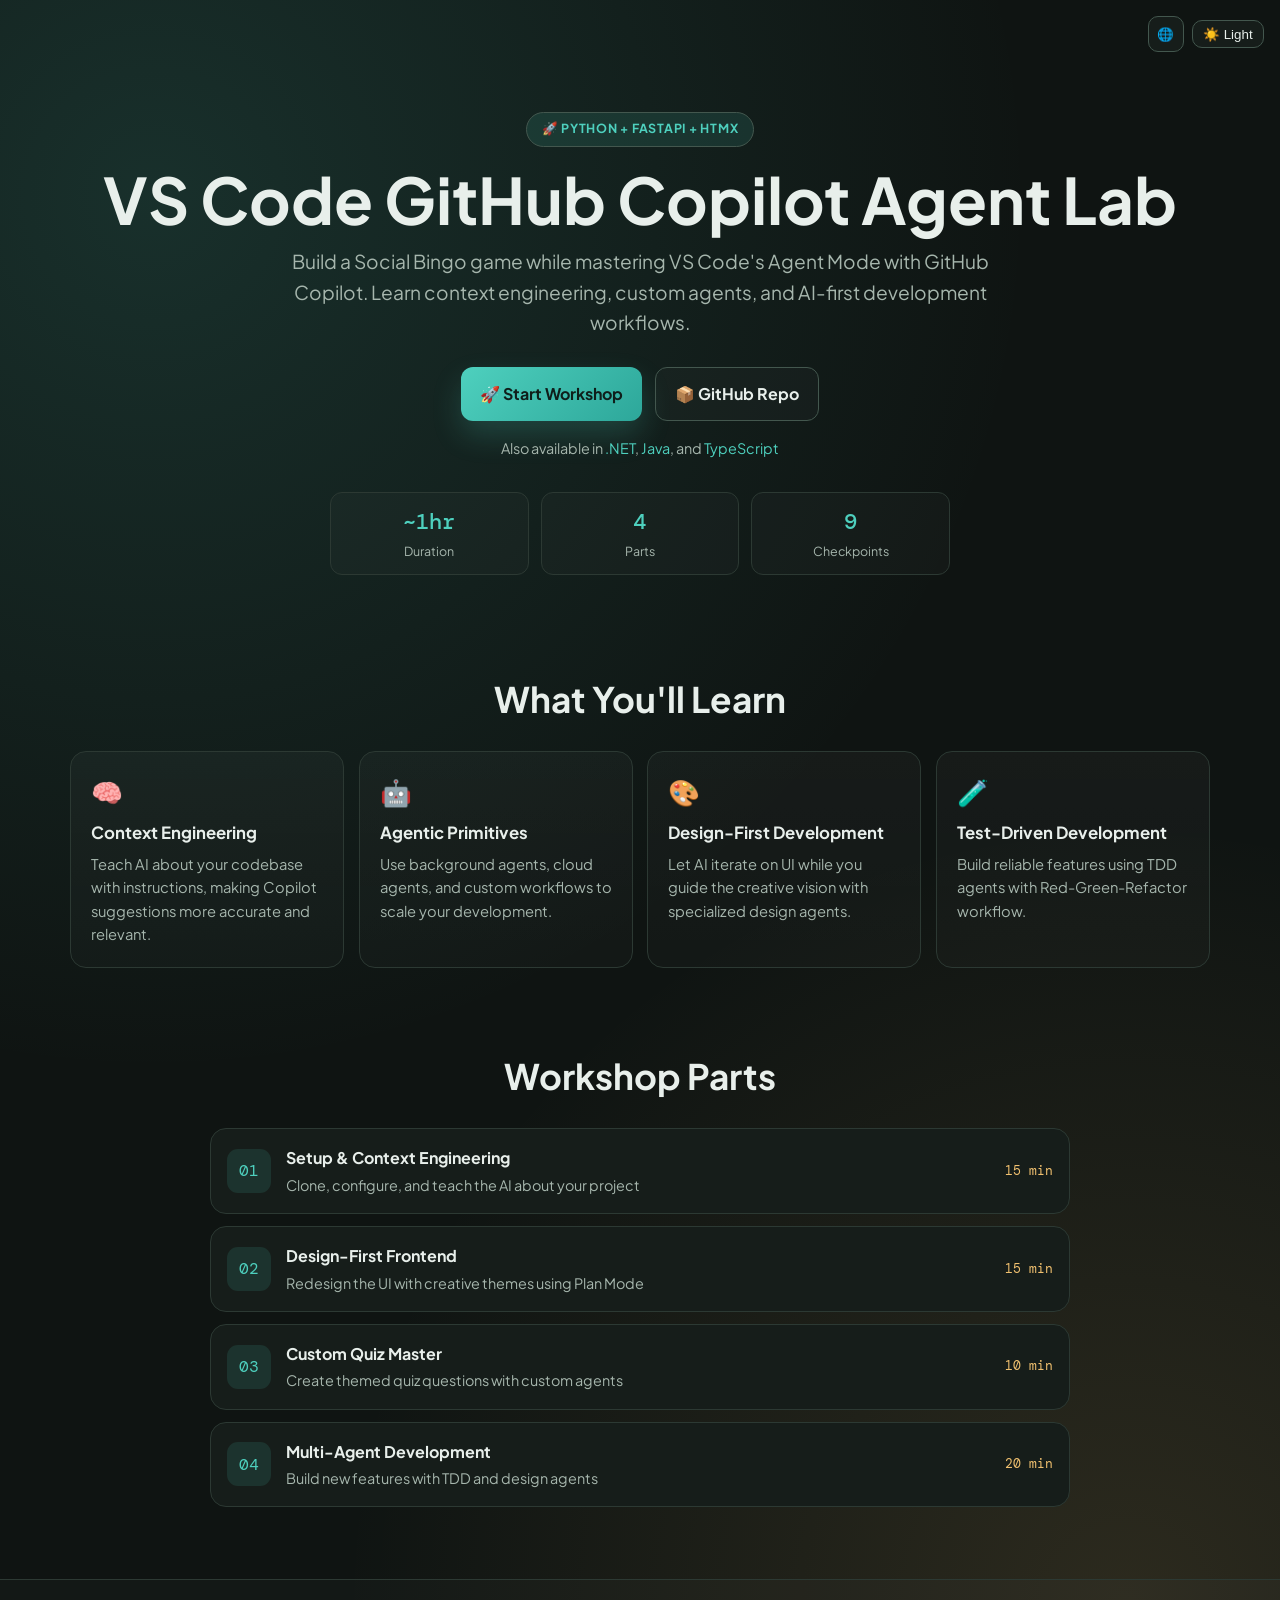
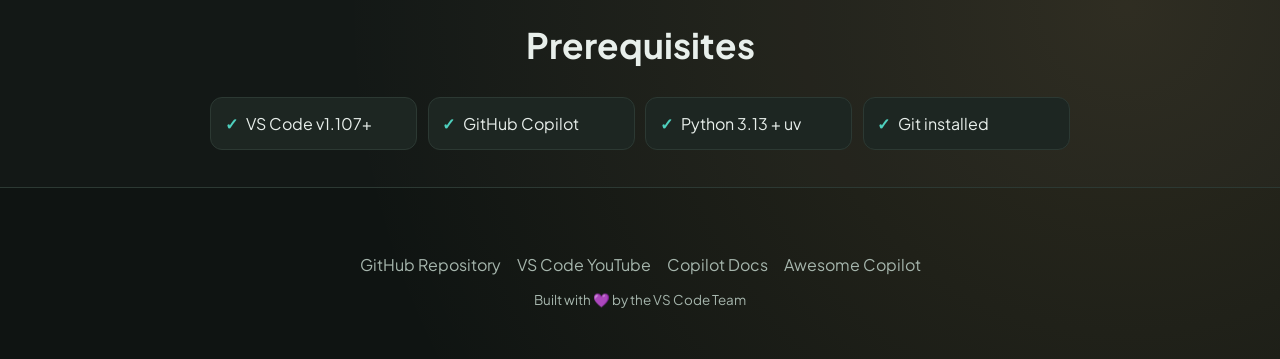
<file: docs/index.html>
<!DOCTYPE html>
<html lang="en">
<head>
    <!-- Google tag (gtag.js) -->
    <script async src="https://www.googletagmanager.com/gtag/js?id=G-LSC44NDPLQ"></script>
    <script>
      window.dataLayer = window.dataLayer || [];
      function gtag(){dataLayer.push(arguments);}
      gtag('js', new Date());
      gtag('config', 'G-LSC44NDPLQ');
    </script>
    <meta charset="UTF-8">
    <meta name="viewport" content="width=device-width, initial-scale=1.0">
    <title>VS Code GitHub Copilot Agent Lab | Python Edition</title>
    <link rel="preconnect" href="https://fonts.googleapis.com">
    <link rel="preconnect" href="https://fonts.gstatic.com" crossorigin>
    <link href="https://fonts.googleapis.com/css2?family=Plus+Jakarta+Sans:wght@400;500;600;700;800&family=DM+Mono:wght@400;500&display=swap" rel="stylesheet">
    <link rel="alternate" hreflang="en" href="https://copilot-dev-days.github.io/agent-lab-python/">
    <link rel="alternate" hreflang="pt-BR" href="https://copilot-dev-days.github.io/agent-lab-python/pt_BR/">
    <link rel="alternate" hreflang="es" href="https://copilot-dev-days.github.io/agent-lab-python/es/">
    <link rel="alternate" hreflang="x-default" href="https://copilot-dev-days.github.io/agent-lab-python/">
    <link rel="stylesheet" href="styles.css">
    <link rel="stylesheet" href="light-theme.css">
    <script src="theme-toggle.js"></script>
</head>
<body>
    <div class="top-controls">
        <div class="locale-picker" id="localePicker">
            <button type="button" class="locale-toggle" aria-haspopup="listbox" aria-expanded="false" aria-label="Select language">🌐</button>
            <ul role="listbox" aria-label="Language">
                <li role="option" data-locale="en" aria-selected="true" class="active">🇬🇧 English</li>
                <li role="option" data-locale="es" aria-selected="false">🇪🇸 Español</li>
                <li role="option" data-locale="pt-BR" aria-selected="false">🇧🇷 Português (Brasil)</li>
            </ul>
        </div>
        <button class="theme-toggle" onclick="toggleTheme()">☀️ Light</button>
    </div>
    <div class="container">
        <!-- Hero -->
        <section class="hero">
            <span class="hero-badge">🚀 Python + FastAPI + HTMX</span>
            <h1>VS Code GitHub Copilot Agent Lab</h1>
            <p class="hero-subtitle">
                Build a Social Bingo game while mastering VS Code's Agent Mode with GitHub Copilot. 
                Learn context engineering, custom agents, and AI-first development workflows.
            </p>
            <div class="hero-cta">
                <a href="step.html?step=00-overview" class="btn btn-primary">
                    🚀 Start Workshop
                </a>
                <a href="https://github.com/copilot-dev-days/agent-lab-python" class="btn btn-secondary">
                    📦 GitHub Repo
                </a>
            </div>
            <p class="hero-also">Also available in <a href="https://copilot-dev-days.github.io/agent-lab-dotnet/">.NET</a>, <a href="https://copilot-dev-days.github.io/agent-lab-java/">Java</a>, and <a href="https://copilot-dev-days.github.io/agent-lab-typescript/">TypeScript</a></p>
            <div class="stats">
                <div class="stat">
                    <div class="stat-value">~1hr</div>
                    <div class="stat-label">Duration</div>
                </div>
                <div class="stat">
                    <div class="stat-value">4</div>
                    <div class="stat-label">Parts</div>
                </div>
                <div class="stat">
                    <div class="stat-value">9</div>
                    <div class="stat-label">Checkpoints</div>
                </div>
            </div>
        </section>

        <!-- Features -->
        <section class="features">
            <h2 class="section-title">What You'll Learn</h2>
            <div class="features-grid">
                <div class="feature-card">
                    <div class="feature-icon">🧠</div>
                    <h3>Context Engineering</h3>
                    <p>Teach AI about your codebase with instructions, making Copilot suggestions more accurate and relevant.</p>
                </div>
                <div class="feature-card">
                    <div class="feature-icon">🤖</div>
                    <h3>Agentic Primitives</h3>
                    <p>Use background agents, cloud agents, and custom workflows to scale your development.</p>
                </div>
                <div class="feature-card">
                    <div class="feature-icon">🎨</div>
                    <h3>Design-First Development</h3>
                    <p>Let AI iterate on UI while you guide the creative vision with specialized design agents.</p>
                </div>
                <div class="feature-card">
                    <div class="feature-icon">🧪</div>
                    <h3>Test-Driven Development</h3>
                    <p>Build reliable features using TDD agents with Red-Green-Refactor workflow.</p>
                </div>
            </div>
        </section>

        <!-- Workshop Parts -->
        <section class="workshop">
            <h2 class="section-title">Workshop Parts</h2>
            <div class="parts-list">
                <a href="step.html?step=01-setup" class="part-card">
                    <div class="part-number">01</div>
                    <div class="part-content">
                        <h3>Setup & Context Engineering</h3>
                        <p>Clone, configure, and teach the AI about your project</p>
                    </div>
                    <span class="part-time">15 min</span>
                </a>
                <a href="step.html?step=02-design" class="part-card">
                    <div class="part-number">02</div>
                    <div class="part-content">
                        <h3>Design-First Frontend</h3>
                        <p>Redesign the UI with creative themes using Plan Mode</p>
                    </div>
                    <span class="part-time">15 min</span>
                </a>
                <a href="step.html?step=03-quiz-master" class="part-card">
                    <div class="part-number">03</div>
                    <div class="part-content">
                        <h3>Custom Quiz Master</h3>
                        <p>Create themed quiz questions with custom agents</p>
                    </div>
                    <span class="part-time">10 min</span>
                </a>
                <a href="step.html?step=04-multi-agent" class="part-card">
                    <div class="part-number">04</div>
                    <div class="part-content">
                        <h3>Multi-Agent Development</h3>
                        <p>Build new features with TDD and design agents</p>
                    </div>
                    <span class="part-time">20 min</span>
                </a>
            </div>
        </section>
    </div>

    <!-- Prerequisites -->
    <section class="prereqs">
        <div class="container">
            <h2 class="section-title">Prerequisites</h2>
            <div class="prereqs-grid">
                <div class="prereq-item">
                    <span class="prereq-check">✓</span>
                    <span>VS Code v1.107+</span>
                </div>
                <div class="prereq-item">
                    <span class="prereq-check">✓</span>
                    <span>GitHub Copilot</span>
                </div>
                <div class="prereq-item">
                    <span class="prereq-check">✓</span>
                    <span>Python 3.13 + uv</span>
                </div>
                <div class="prereq-item">
                    <span class="prereq-check">✓</span>
                    <span>Git installed</span>
                </div>
            </div>
        </div>
    </section>

    <div class="container">
        <!-- Footer -->
        <footer>
            <div class="footer-links">
                <a href="https://github.com/copilot-dev-days/agent-lab-python">GitHub Repository</a>
                <a href="https://www.youtube.com/code">VS Code YouTube</a>
                <a href="https://code.visualstudio.com/docs/copilot/overview">Copilot Docs</a>
                <a href="https://github.com/github/awesome-copilot">Awesome Copilot</a>
            </div>
            <p class="footer-credit">
                Built with 💜 by the VS Code Team
            </p>
        </footer>
    </div>

    <script>
    (function(){
      var match=location.pathname.match(/\/(pt_BR|es)\//);
      var locale=match?match[1]:'en';
      var picker=document.getElementById('localePicker');
      if(!picker)return;
      var btn=picker.querySelector('.locale-toggle'),list=picker.querySelector('ul');
      list.querySelectorAll('li').forEach(function(li){
        var l=li.dataset.locale==='pt-BR'?'pt_BR':li.dataset.locale;
        if(l===locale){li.classList.add('active');li.setAttribute('aria-selected','true');}
        else{li.classList.remove('active');li.setAttribute('aria-selected','false');}
      });
      function open(){list.style.display='block';btn.setAttribute('aria-expanded','true');}
      function close(){list.style.display='none';btn.setAttribute('aria-expanded','false');}
      btn.addEventListener('click',function(e){e.stopPropagation();list.style.display==='block'?close():open();});
      document.addEventListener('click',close);
      document.addEventListener('keydown',function(e){if(e.key==='Escape')close();});
      list.querySelectorAll('li').forEach(function(li){
        li.addEventListener('click',function(e){
          e.stopPropagation();
          var t=li.dataset.locale==='pt-BR'?'pt_BR':li.dataset.locale;
          if(t===locale){close();return;}
          var p=location.pathname;
          if(locale!=='en')p=p.replace(new RegExp('/'+locale+'/'),'/');;
          if(t!=='en'){var base=p.replace(/\/index\.html$/,'/');if(!base.endsWith('/'))base+='/';p=base+t+'/';}
          localStorage.setItem('preferred-locale',t);
          window.location.href=p;
        });
      });
    })();
    </script>
</body>
</html>
</file>
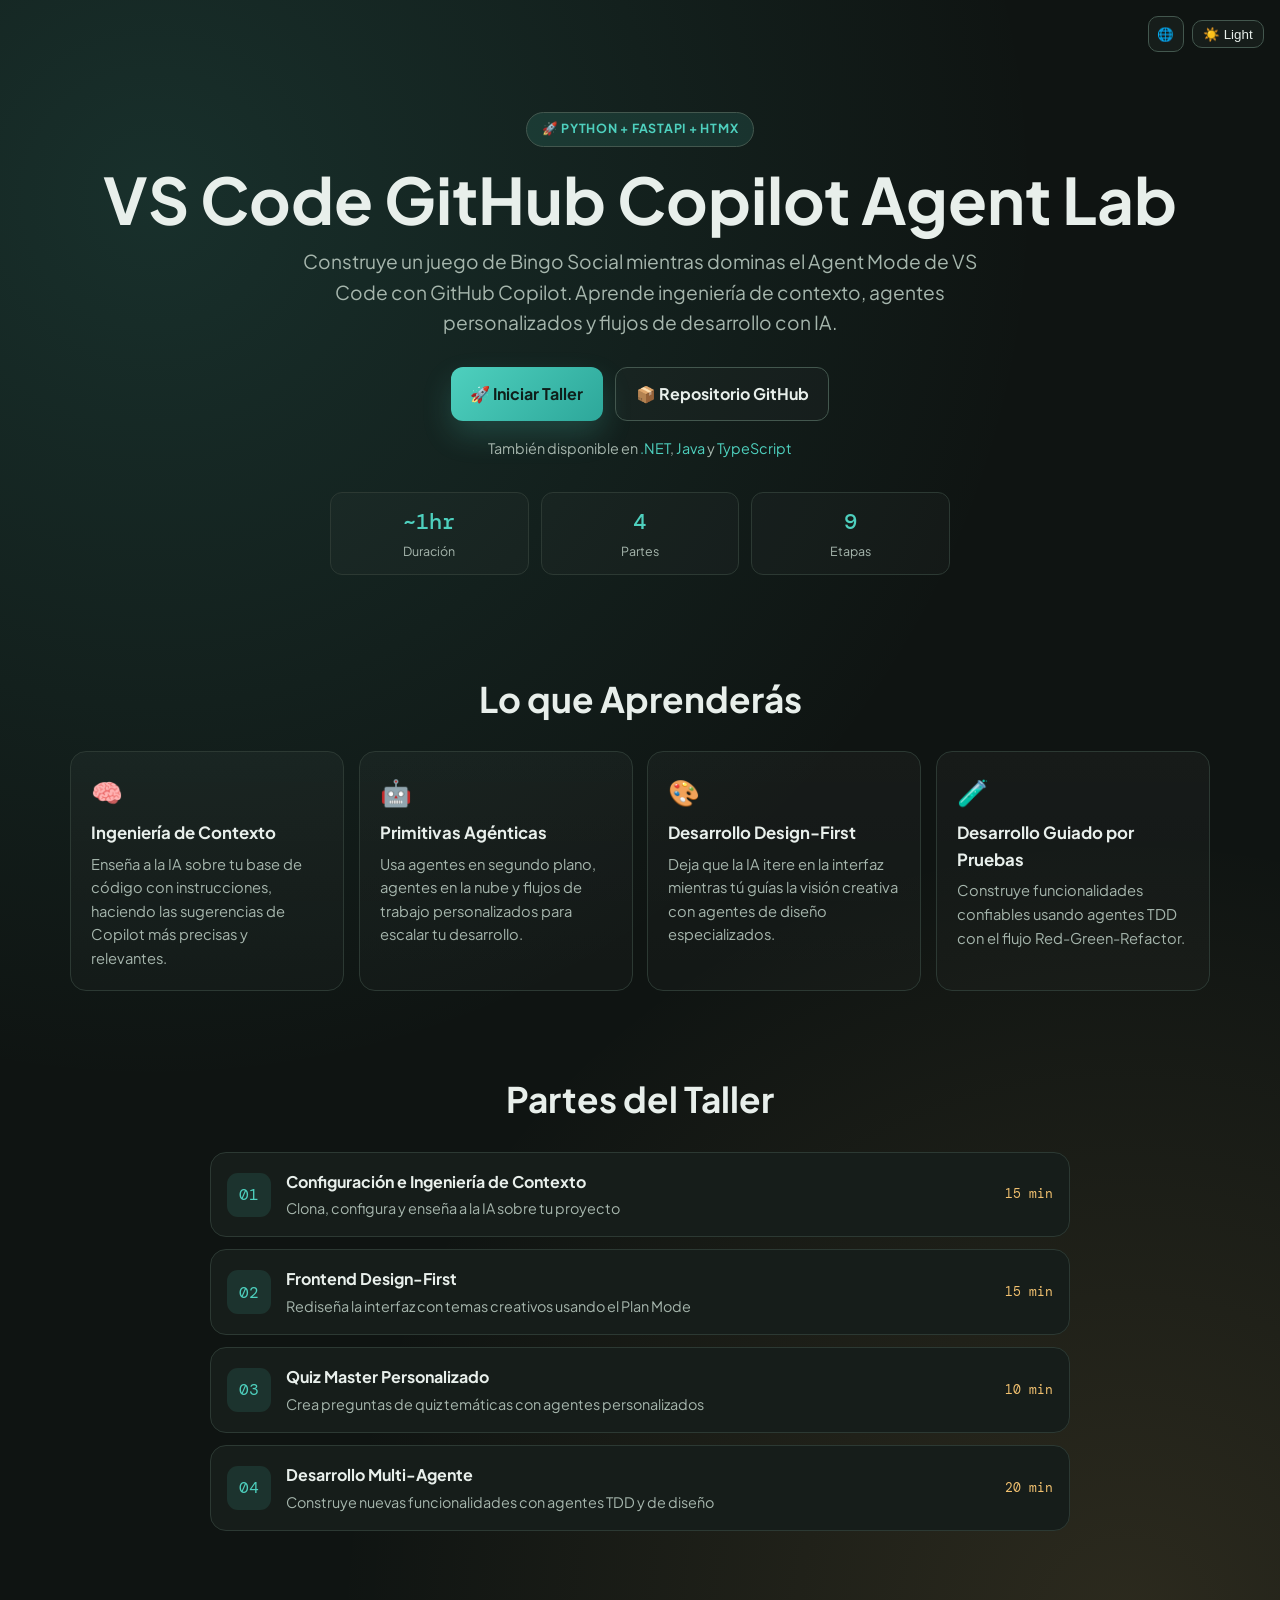
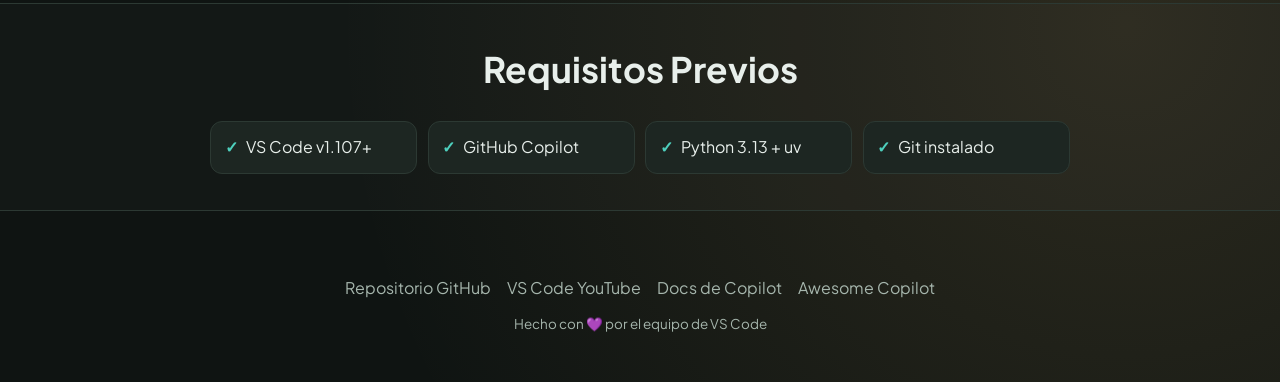
<file: docs/es/index.html>
<!DOCTYPE html>
<html lang="es">
<head>
    <!-- Google tag (gtag.js) -->
    <script async src="https://www.googletagmanager.com/gtag/js?id=G-LSC44NDPLQ"></script>
    <script>
      window.dataLayer = window.dataLayer || [];
      function gtag(){dataLayer.push(arguments);}
      gtag('js', new Date());
      gtag('config', 'G-LSC44NDPLQ');
    </script>
    <meta charset="UTF-8">
    <meta name="viewport" content="width=device-width, initial-scale=1.0">
    <title>VS Code GitHub Copilot Agent Lab | Edición Python</title>
    <link rel="preconnect" href="https://fonts.googleapis.com">
    <link rel="preconnect" href="https://fonts.gstatic.com" crossorigin>
    <link href="https://fonts.googleapis.com/css2?family=Plus+Jakarta+Sans:wght@400;500;600;700;800&family=DM+Mono:wght@400;500&display=swap" rel="stylesheet">
    <link rel="alternate" hreflang="en" href="https://copilot-dev-days.github.io/agent-lab-python/">
    <link rel="alternate" hreflang="pt-BR" href="https://copilot-dev-days.github.io/agent-lab-python/pt_BR/">
    <link rel="alternate" hreflang="es" href="https://copilot-dev-days.github.io/agent-lab-python/es/">
    <link rel="alternate" hreflang="x-default" href="https://copilot-dev-days.github.io/agent-lab-python/">
    <link rel="stylesheet" href="../styles.css">
    <link rel="stylesheet" href="../light-theme.css">
    <script src="../theme-toggle.js"></script>
</head>
<body>
    <div class="top-controls">
        <div class="locale-picker" id="localePicker">
            <button type="button" class="locale-toggle" aria-haspopup="listbox" aria-expanded="false" aria-label="Seleccionar idioma">🌐</button>
            <ul role="listbox" aria-label="Idioma">
                <li role="option" data-locale="en" aria-selected="false">🇬🇧 English</li>
                <li role="option" data-locale="es" aria-selected="true" class="active">🇪🇸 Español</li>
                <li role="option" data-locale="pt-BR" aria-selected="false">🇧🇷 Português (Brasil)</li>
            </ul>
        </div>
        <button class="theme-toggle" onclick="toggleTheme()">☀️ Claro</button>
    </div>
    <div class="container">
        <!-- Hero -->
        <section class="hero">
            <span class="hero-badge">🚀 Python + FastAPI + HTMX</span>
            <h1>VS Code GitHub Copilot Agent Lab</h1>
            <p class="hero-subtitle">
                Construye un juego de Bingo Social mientras dominas el Agent Mode de VS Code con GitHub Copilot.
                Aprende ingeniería de contexto, agentes personalizados y flujos de desarrollo con IA.
            </p>
            <div class="hero-cta">
                <a href="step.html?step=00-overview" class="btn btn-primary">
                    🚀 Iniciar Taller
                </a>
                <a href="https://github.com/copilot-dev-days/agent-lab-python" class="btn btn-secondary">
                    📦 Repositorio GitHub
                </a>
            </div>
            <p class="hero-also">También disponible en <a href="https://copilot-dev-days.github.io/agent-lab-dotnet/">.NET</a>, <a href="https://copilot-dev-days.github.io/agent-lab-java/">Java</a> y <a href="https://copilot-dev-days.github.io/agent-lab-typescript/">TypeScript</a></p>
            <div class="stats">
                <div class="stat">
                    <div class="stat-value">~1hr</div>
                    <div class="stat-label">Duración</div>
                </div>
                <div class="stat">
                    <div class="stat-value">4</div>
                    <div class="stat-label">Partes</div>
                </div>
                <div class="stat">
                    <div class="stat-value">9</div>
                    <div class="stat-label">Etapas</div>
                </div>
            </div>
        </section>

        <!-- Features -->
        <section class="features">
            <h2 class="section-title">Lo que Aprenderás</h2>
            <div class="features-grid">
                <div class="feature-card">
                    <div class="feature-icon">🧠</div>
                    <h3>Ingeniería de Contexto</h3>
                    <p>Enseña a la IA sobre tu base de código con instrucciones, haciendo las sugerencias de Copilot más precisas y relevantes.</p>
                </div>
                <div class="feature-card">
                    <div class="feature-icon">🤖</div>
                    <h3>Primitivas Agénticas</h3>
                    <p>Usa agentes en segundo plano, agentes en la nube y flujos de trabajo personalizados para escalar tu desarrollo.</p>
                </div>
                <div class="feature-card">
                    <div class="feature-icon">🎨</div>
                    <h3>Desarrollo Design-First</h3>
                    <p>Deja que la IA itere en la interfaz mientras tú guías la visión creativa con agentes de diseño especializados.</p>
                </div>
                <div class="feature-card">
                    <div class="feature-icon">🧪</div>
                    <h3>Desarrollo Guiado por Pruebas</h3>
                    <p>Construye funcionalidades confiables usando agentes TDD con el flujo Red-Green-Refactor.</p>
                </div>
            </div>
        </section>

        <!-- Workshop Parts -->
        <section class="workshop">
            <h2 class="section-title">Partes del Taller</h2>
            <div class="parts-list">
                <a href="step.html?step=01-setup" class="part-card">
                    <div class="part-number">01</div>
                    <div class="part-content">
                        <h3>Configuración e Ingeniería de Contexto</h3>
                        <p>Clona, configura y enseña a la IA sobre tu proyecto</p>
                    </div>
                    <span class="part-time">15 min</span>
                </a>
                <a href="step.html?step=02-design" class="part-card">
                    <div class="part-number">02</div>
                    <div class="part-content">
                        <h3>Frontend Design-First</h3>
                        <p>Rediseña la interfaz con temas creativos usando el Plan Mode</p>
                    </div>
                    <span class="part-time">15 min</span>
                </a>
                <a href="step.html?step=03-quiz-master" class="part-card">
                    <div class="part-number">03</div>
                    <div class="part-content">
                        <h3>Quiz Master Personalizado</h3>
                        <p>Crea preguntas de quiz temáticas con agentes personalizados</p>
                    </div>
                    <span class="part-time">10 min</span>
                </a>
                <a href="step.html?step=04-multi-agent" class="part-card">
                    <div class="part-number">04</div>
                    <div class="part-content">
                        <h3>Desarrollo Multi-Agente</h3>
                        <p>Construye nuevas funcionalidades con agentes TDD y de diseño</p>
                    </div>
                    <span class="part-time">20 min</span>
                </a>
            </div>
        </section>
    </div>

    <!-- Prerequisites -->
    <section class="prereqs">
        <div class="container">
            <h2 class="section-title">Requisitos Previos</h2>
            <div class="prereqs-grid">
                <div class="prereq-item">
                    <span class="prereq-check">✓</span>
                    <span>VS Code v1.107+</span>
                </div>
                <div class="prereq-item">
                    <span class="prereq-check">✓</span>
                    <span>GitHub Copilot</span>
                </div>
                <div class="prereq-item">
                    <span class="prereq-check">✓</span>
                    <span>Python 3.13 + uv</span>
                </div>
                <div class="prereq-item">
                    <span class="prereq-check">✓</span>
                    <span>Git instalado</span>
                </div>
            </div>
        </div>
    </section>

    <div class="container">
        <!-- Footer -->
        <footer>
            <div class="footer-links">
                <a href="https://github.com/copilot-dev-days/agent-lab-python">Repositorio GitHub</a>
                <a href="https://www.youtube.com/code">VS Code YouTube</a>
                <a href="https://code.visualstudio.com/docs/copilot/overview">Docs de Copilot</a>
                <a href="https://github.com/github/awesome-copilot">Awesome Copilot</a>
            </div>
            <p class="footer-credit">
                Hecho con 💜 por el equipo de VS Code
            </p>
        </footer>
    </div>

    <script>
    (function(){
      var match=location.pathname.match(/\/(pt_BR|es)\//);
      var locale=match?match[1]:'en';
      var picker=document.getElementById('localePicker');
      if(!picker)return;
      var btn=picker.querySelector('.locale-toggle'),list=picker.querySelector('ul');
      list.querySelectorAll('li').forEach(function(li){
        var l=li.dataset.locale==='pt-BR'?'pt_BR':li.dataset.locale;
        if(l===locale){li.classList.add('active');li.setAttribute('aria-selected','true');}
        else{li.classList.remove('active');li.setAttribute('aria-selected','false');}
      });
      function open(){list.style.display='block';btn.setAttribute('aria-expanded','true');}
      function close(){list.style.display='none';btn.setAttribute('aria-expanded','false');}
      btn.addEventListener('click',function(e){e.stopPropagation();list.style.display==='block'?close():open();});
      document.addEventListener('click',close);
      document.addEventListener('keydown',function(e){if(e.key==='Escape')close();});
      list.querySelectorAll('li').forEach(function(li){
        li.addEventListener('click',function(e){
          e.stopPropagation();
          var t=li.dataset.locale==='pt-BR'?'pt_BR':li.dataset.locale;
          if(t===locale){close();return;}
          var p=location.pathname;
          if(locale!=='en')p=p.replace(new RegExp('/'+locale+'/'),'/');;
          if(t!=='en'){var base=p.replace(/\/index\.html$/,'/');if(!base.endsWith('/'))base+='/';p=base+t+'/';}
          localStorage.setItem('preferred-locale',t);
          window.location.href=p;
        });
      });
    })();
    </script>
</body>
</html>
</file>
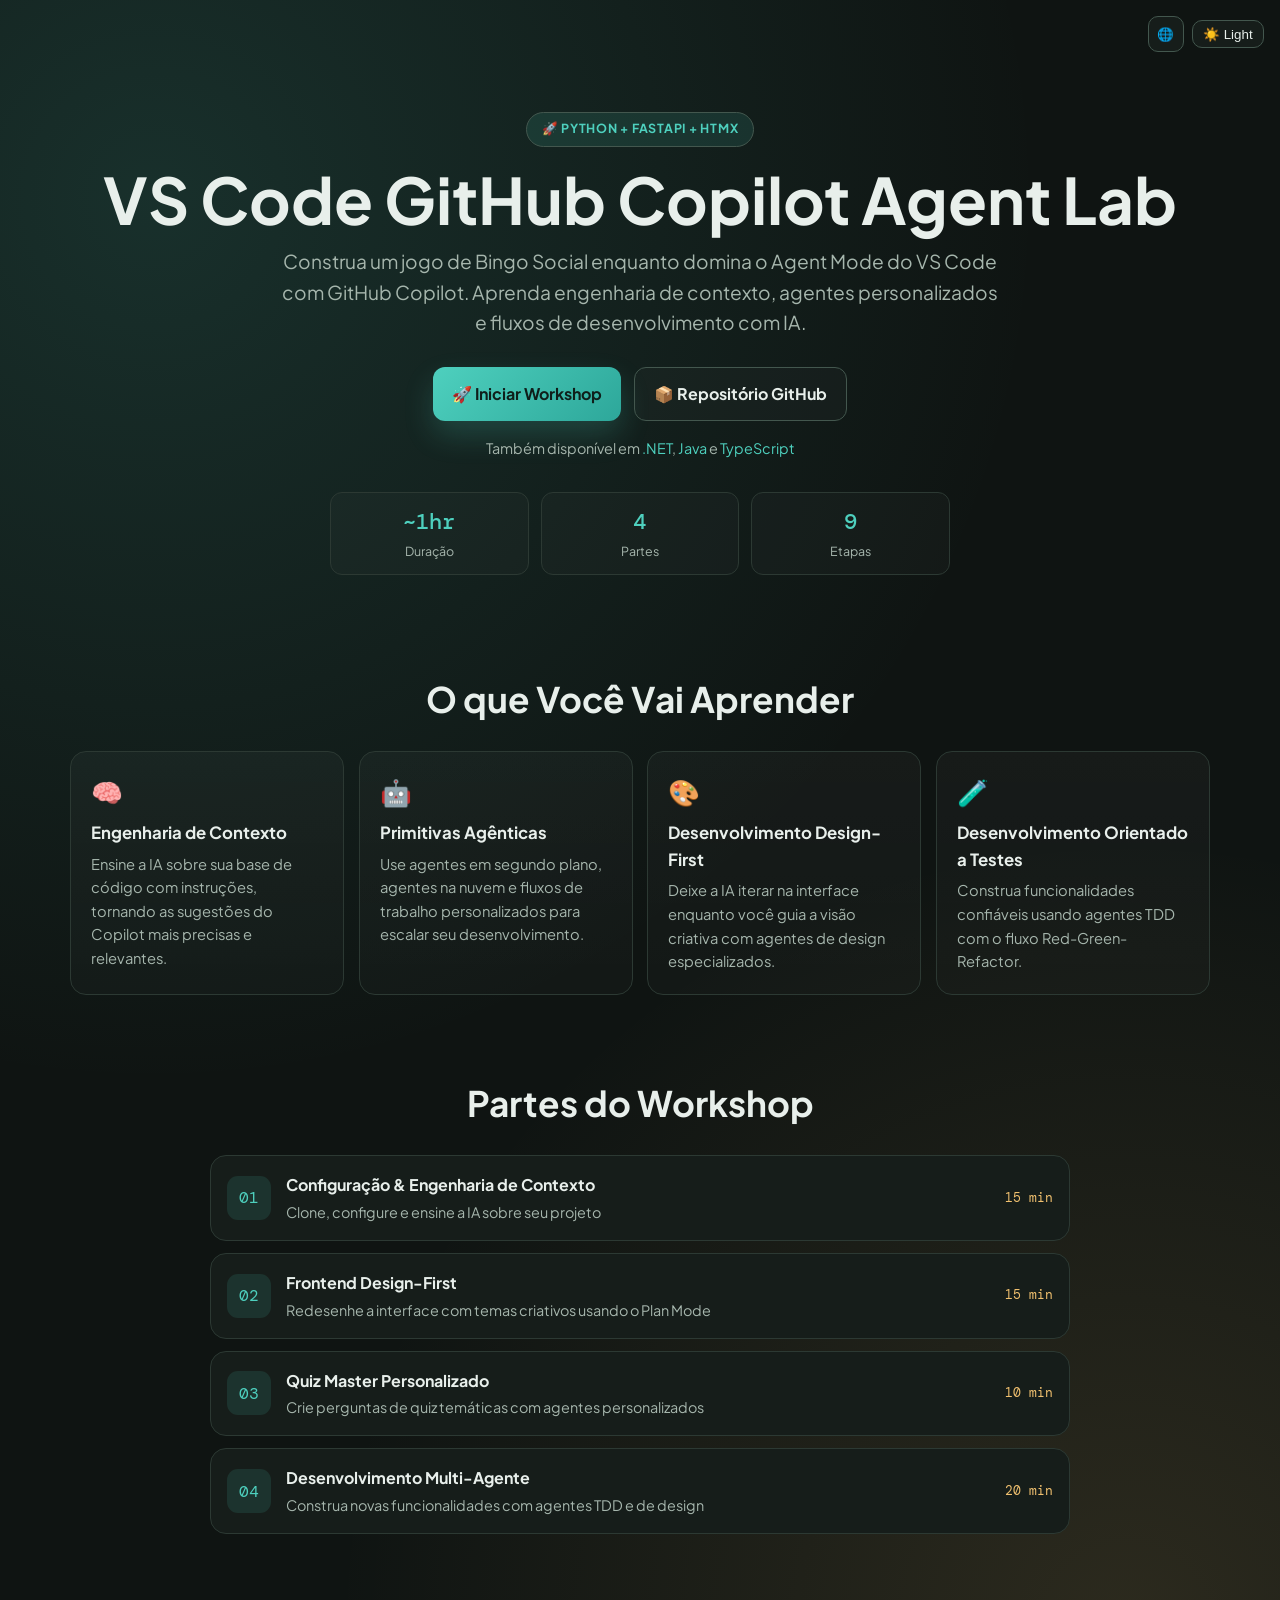
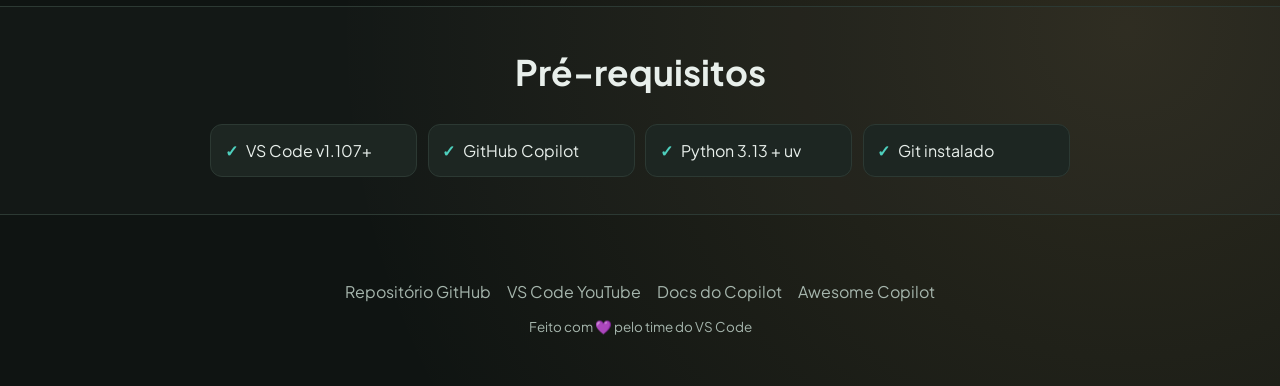
<file: docs/pt_BR/index.html>
<!DOCTYPE html>
<html lang="pt-BR">
<head>
    <!-- Google tag (gtag.js) -->
    <script async src="https://www.googletagmanager.com/gtag/js?id=G-LSC44NDPLQ"></script>
    <script>
      window.dataLayer = window.dataLayer || [];
      function gtag(){dataLayer.push(arguments);}
      gtag('js', new Date());
      gtag('config', 'G-LSC44NDPLQ');
    </script>
    <meta charset="UTF-8">
    <meta name="viewport" content="width=device-width, initial-scale=1.0">
    <title>VS Code GitHub Copilot Agent Lab | Edição Python</title>
    <link rel="preconnect" href="https://fonts.googleapis.com">
    <link rel="preconnect" href="https://fonts.gstatic.com" crossorigin>
    <link href="https://fonts.googleapis.com/css2?family=Plus+Jakarta+Sans:wght@400;500;600;700;800&family=DM+Mono:wght@400;500&display=swap" rel="stylesheet">
    <link rel="alternate" hreflang="en" href="https://copilot-dev-days.github.io/agent-lab-python/">
    <link rel="alternate" hreflang="pt-BR" href="https://copilot-dev-days.github.io/agent-lab-python/pt_BR/">
    <link rel="alternate" hreflang="es" href="https://copilot-dev-days.github.io/agent-lab-python/es/">
    <link rel="alternate" hreflang="x-default" href="https://copilot-dev-days.github.io/agent-lab-python/">
    <link rel="stylesheet" href="../styles.css">
    <link rel="stylesheet" href="../light-theme.css">
    <script src="../theme-toggle.js"></script>
</head>
<body>
    <div class="top-controls">
        <div class="locale-picker" id="localePicker">
            <button type="button" class="locale-toggle" aria-haspopup="listbox" aria-expanded="false" aria-label="Selecionar idioma">🌐</button>
            <ul role="listbox" aria-label="Idioma">
                <li role="option" data-locale="en" aria-selected="false">🇬🇧 English</li>
                <li role="option" data-locale="es" aria-selected="false">🇪🇸 Español</li>
                <li role="option" data-locale="pt-BR" aria-selected="true" class="active">🇧🇷 Português (Brasil)</li>
            </ul>
        </div>
        <button class="theme-toggle" onclick="toggleTheme()">☀️ Claro</button>
    </div>
    <div class="container">
        <!-- Hero -->
        <section class="hero">
            <span class="hero-badge">🚀 Python + FastAPI + HTMX</span>
            <h1>VS Code GitHub Copilot Agent Lab</h1>
            <p class="hero-subtitle">
                Construa um jogo de Bingo Social enquanto domina o Agent Mode do VS Code com GitHub Copilot.
                Aprenda engenharia de contexto, agentes personalizados e fluxos de desenvolvimento com IA.
            </p>
            <div class="hero-cta">
                <a href="step.html?step=00-overview" class="btn btn-primary">
                    🚀 Iniciar Workshop
                </a>
                <a href="https://github.com/copilot-dev-days/agent-lab-python" class="btn btn-secondary">
                    📦 Repositório GitHub
                </a>
            </div>
            <p class="hero-also">Também disponível em <a href="https://copilot-dev-days.github.io/agent-lab-dotnet/">.NET</a>, <a href="https://copilot-dev-days.github.io/agent-lab-java/">Java</a> e <a href="https://copilot-dev-days.github.io/agent-lab-typescript/">TypeScript</a></p>
            <div class="stats">
                <div class="stat">
                    <div class="stat-value">~1hr</div>
                    <div class="stat-label">Duração</div>
                </div>
                <div class="stat">
                    <div class="stat-value">4</div>
                    <div class="stat-label">Partes</div>
                </div>
                <div class="stat">
                    <div class="stat-value">9</div>
                    <div class="stat-label">Etapas</div>
                </div>
            </div>
        </section>

        <!-- Features -->
        <section class="features">
            <h2 class="section-title">O que Você Vai Aprender</h2>
            <div class="features-grid">
                <div class="feature-card">
                    <div class="feature-icon">🧠</div>
                    <h3>Engenharia de Contexto</h3>
                    <p>Ensine a IA sobre sua base de código com instruções, tornando as sugestões do Copilot mais precisas e relevantes.</p>
                </div>
                <div class="feature-card">
                    <div class="feature-icon">🤖</div>
                    <h3>Primitivas Agênticas</h3>
                    <p>Use agentes em segundo plano, agentes na nuvem e fluxos de trabalho personalizados para escalar seu desenvolvimento.</p>
                </div>
                <div class="feature-card">
                    <div class="feature-icon">🎨</div>
                    <h3>Desenvolvimento Design-First</h3>
                    <p>Deixe a IA iterar na interface enquanto você guia a visão criativa com agentes de design especializados.</p>
                </div>
                <div class="feature-card">
                    <div class="feature-icon">🧪</div>
                    <h3>Desenvolvimento Orientado a Testes</h3>
                    <p>Construa funcionalidades confiáveis usando agentes TDD com o fluxo Red-Green-Refactor.</p>
                </div>
            </div>
        </section>

        <!-- Workshop Parts -->
        <section class="workshop">
            <h2 class="section-title">Partes do Workshop</h2>
            <div class="parts-list">
                <a href="step.html?step=01-setup" class="part-card">
                    <div class="part-number">01</div>
                    <div class="part-content">
                        <h3>Configuração & Engenharia de Contexto</h3>
                        <p>Clone, configure e ensine a IA sobre seu projeto</p>
                    </div>
                    <span class="part-time">15 min</span>
                </a>
                <a href="step.html?step=02-design" class="part-card">
                    <div class="part-number">02</div>
                    <div class="part-content">
                        <h3>Frontend Design-First</h3>
                        <p>Redesenhe a interface com temas criativos usando o Plan Mode</p>
                    </div>
                    <span class="part-time">15 min</span>
                </a>
                <a href="step.html?step=03-quiz-master" class="part-card">
                    <div class="part-number">03</div>
                    <div class="part-content">
                        <h3>Quiz Master Personalizado</h3>
                        <p>Crie perguntas de quiz temáticas com agentes personalizados</p>
                    </div>
                    <span class="part-time">10 min</span>
                </a>
                <a href="step.html?step=04-multi-agent" class="part-card">
                    <div class="part-number">04</div>
                    <div class="part-content">
                        <h3>Desenvolvimento Multi-Agente</h3>
                        <p>Construa novas funcionalidades com agentes TDD e de design</p>
                    </div>
                    <span class="part-time">20 min</span>
                </a>
            </div>
        </section>
    </div>

    <!-- Prerequisites -->
    <section class="prereqs">
        <div class="container">
            <h2 class="section-title">Pré-requisitos</h2>
            <div class="prereqs-grid">
                <div class="prereq-item">
                    <span class="prereq-check">✓</span>
                    <span>VS Code v1.107+</span>
                </div>
                <div class="prereq-item">
                    <span class="prereq-check">✓</span>
                    <span>GitHub Copilot</span>
                </div>
                <div class="prereq-item">
                    <span class="prereq-check">✓</span>
                    <span>Python 3.13 + uv</span>
                </div>
                <div class="prereq-item">
                    <span class="prereq-check">✓</span>
                    <span>Git instalado</span>
                </div>
            </div>
        </div>
    </section>

    <div class="container">
        <!-- Footer -->
        <footer>
            <div class="footer-links">
                <a href="https://github.com/copilot-dev-days/agent-lab-python">Repositório GitHub</a>
                <a href="https://www.youtube.com/code">VS Code YouTube</a>
                <a href="https://code.visualstudio.com/docs/copilot/overview">Docs do Copilot</a>
                <a href="https://github.com/github/awesome-copilot">Awesome Copilot</a>
            </div>
            <p class="footer-credit">
                Feito com 💜 pelo time do VS Code
            </p>
        </footer>
    </div>

    <script>
    (function(){
      var match=location.pathname.match(/\/(pt_BR|es)\//);
      var locale=match?match[1]:'en';
      var picker=document.getElementById('localePicker');
      if(!picker)return;
      var btn=picker.querySelector('.locale-toggle'),list=picker.querySelector('ul');
      list.querySelectorAll('li').forEach(function(li){
        var l=li.dataset.locale==='pt-BR'?'pt_BR':li.dataset.locale;
        if(l===locale){li.classList.add('active');li.setAttribute('aria-selected','true');}
        else{li.classList.remove('active');li.setAttribute('aria-selected','false');}
      });
      function open(){list.style.display='block';btn.setAttribute('aria-expanded','true');}
      function close(){list.style.display='none';btn.setAttribute('aria-expanded','false');}
      btn.addEventListener('click',function(e){e.stopPropagation();list.style.display==='block'?close():open();});
      document.addEventListener('click',close);
      document.addEventListener('keydown',function(e){if(e.key==='Escape')close();});
      list.querySelectorAll('li').forEach(function(li){
        li.addEventListener('click',function(e){
          e.stopPropagation();
          var t=li.dataset.locale==='pt-BR'?'pt_BR':li.dataset.locale;
          if(t===locale){close();return;}
          var p=location.pathname;
          if(locale!=='en')p=p.replace(new RegExp('/'+locale+'/'),'/');;
          if(t!=='en'){var base=p.replace(/\/index\.html$/,'/');if(!base.endsWith('/'))base+='/';p=base+t+'/';}
          localStorage.setItem('preferred-locale',t);
          window.location.href=p;
        });
      });
    })();
    </script>
</body>
</html>
</file>
<file: docs/styles.css>
:root {
    --bg: #0f1412;
    --bg-elev: #161d1a;
    --bg-soft: #1d2622;
    --text: #e8efeb;
    --muted: #a6b6ad;
    --line: #2c3933;
    --line-strong: #43574e;
    --brand: #4ed0be;
    --accent: #f0c06f;
    --shadow-lg: 0 24px 60px rgba(0, 0, 0, 0.38);
    --radius-xl: 22px;
    --radius-lg: 16px;
    --radius-md: 12px;
    --speed: 220ms cubic-bezier(0.2, 0.7, 0.2, 1);
}

* {
    margin: 0;
    padding: 0;
    box-sizing: border-box;
}

body {
    font-family: "Plus Jakarta Sans", "Segoe UI", sans-serif;
    background:
        radial-gradient(circle at 12% 10%, rgba(78, 208, 190, 0.15), transparent 42%),
        radial-gradient(circle at 88% 82%, rgba(240, 192, 111, 0.13), transparent 40%),
        var(--bg);
    color: var(--text);
    line-height: 1.6;
    min-height: 100vh;
}

.container {
    max-width: 1180px;
    margin: 0 auto;
    padding: 0 1.25rem;
}

.top-controls {
    position: fixed;
    top: 1rem;
    right: 1rem;
    z-index: 1000;
    display: flex;
    gap: 0.5rem;
    align-items: center;
}

.hero {
    padding: clamp(5rem, 11vw, 7rem) 0 3.5rem;
    text-align: center;
}

.hero-badge {
    display: inline-block;
    margin-bottom: 1.2rem;
    padding: 0.4rem 0.9rem;
    border: 1px solid var(--line-strong);
    border-radius: 999px;
    background: rgba(78, 208, 190, 0.12);
    color: var(--brand);
    font-size: 0.78rem;
    font-weight: 700;
    letter-spacing: 0.06em;
    text-transform: uppercase;
}

.hero h1 {
    font-size: clamp(2.25rem, 6.5vw, 4rem);
    line-height: 1.05;
    margin-bottom: 0.8rem;
}

.hero-subtitle {
    max-width: 720px;
    margin: 0 auto 1.8rem;
    color: var(--muted);
    font-size: clamp(1rem, 2.4vw, 1.2rem);
}

.hero-cta {
    display: flex;
    gap: 0.8rem;
    justify-content: center;
    flex-wrap: wrap;
}

.hero-also {
    color: var(--muted);
    margin-top: 1rem;
    font-size: 0.9rem;
}

.hero-also a {
    color: var(--brand);
    text-decoration: none;
}

.hero-also a:hover {
    text-decoration: underline;
}

.btn {
    display: inline-flex;
    align-items: center;
    justify-content: center;
    gap: 0.45rem;
    border-radius: var(--radius-md);
    padding: 0.82rem 1.2rem;
    text-decoration: none;
    font-weight: 700;
    transition: transform var(--speed), box-shadow var(--speed), border-color var(--speed), color var(--speed);
}

.btn-primary {
    background: linear-gradient(135deg, var(--brand), #2da79a);
    color: #0f1e1a;
    box-shadow: 0 14px 30px rgba(78, 208, 190, 0.2);
}

.btn-primary:hover {
    transform: translateY(-2px);
}

.btn-secondary {
    border: 1px solid var(--line-strong);
    color: var(--text);
    background: rgba(255, 255, 255, 0.02);
}

.btn-secondary:hover {
    border-color: var(--brand);
    color: var(--brand);
}

.stats {
    margin-top: 2rem;
    display: grid;
    grid-template-columns: repeat(3, minmax(0, 1fr));
    gap: 0.75rem;
    max-width: 620px;
    margin-inline: auto;
}

.stat {
    border: 1px solid var(--line);
    border-radius: var(--radius-md);
    background: rgba(255, 255, 255, 0.02);
    padding: 0.75rem 0.5rem;
}

.stat-value {
    font-family: "DM Mono", monospace;
    font-size: 1.35rem;
    color: var(--brand);
    font-weight: 500;
}

.stat-label {
    color: var(--muted);
    font-size: 0.78rem;
    margin-top: 0.15rem;
}

.features,
.workshop {
    padding: 2.5rem 0;
}

.section-title {
    text-align: center;
    font-size: clamp(1.5rem, 4vw, 2.2rem);
    margin-bottom: 1.5rem;
}

.features-grid {
    display: grid;
    grid-template-columns: repeat(auto-fit, minmax(230px, 1fr));
    gap: 0.9rem;
}

.feature-card {
    border: 1px solid var(--line);
    border-radius: var(--radius-lg);
    background: linear-gradient(180deg, rgba(255, 255, 255, 0.03), rgba(255, 255, 255, 0.015));
    padding: 1.25rem;
    transition: transform var(--speed), border-color var(--speed);
}

.feature-card:hover {
    transform: translateY(-3px);
    border-color: var(--line-strong);
}

.feature-icon {
    font-size: 1.6rem;
    margin-bottom: 0.45rem;
}

.feature-card h3 {
    font-size: 1.05rem;
    margin-bottom: 0.35rem;
}

.feature-card p {
    color: var(--muted);
    font-size: 0.92rem;
}

.parts-list {
    display: grid;
    gap: 0.75rem;
    max-width: 860px;
    margin-inline: auto;
}

.part-card {
    display: grid;
    grid-template-columns: auto 1fr auto;
    align-items: center;
    gap: 0.95rem;
    text-decoration: none;
    color: inherit;
    border: 1px solid var(--line);
    border-radius: var(--radius-lg);
    background: var(--bg-elev);
    padding: 1rem;
    transition: border-color var(--speed), transform var(--speed), background var(--speed);
}

.part-card:hover {
    border-color: var(--brand);
    transform: translateY(-2px);
    background: #1a2320;
}

.part-number {
    width: 44px;
    height: 44px;
    border-radius: 11px;
    display: grid;
    place-items: center;
    font-family: "DM Mono", monospace;
    font-size: 1rem;
    background: rgba(78, 208, 190, 0.12);
    color: var(--brand);
}

.part-content h3 {
    margin-bottom: 0.2rem;
    font-size: 1rem;
}

.part-content p {
    color: var(--muted);
    font-size: 0.9rem;
}

.part-time {
    font-family: "DM Mono", monospace;
    font-size: 0.8rem;
    color: var(--accent);
}

.prereqs {
    margin: 2rem 0;
    padding: 2.3rem 0;
    border-top: 1px solid var(--line);
    border-bottom: 1px solid var(--line);
    background: rgba(255, 255, 255, 0.015);
}

.prereqs-grid {
    max-width: 860px;
    margin: 0 auto;
    display: grid;
    grid-template-columns: repeat(auto-fit, minmax(200px, 1fr));
    gap: 0.65rem;
}

.prereq-item {
    border: 1px solid var(--line);
    border-radius: var(--radius-md);
    padding: 0.78rem 0.85rem;
    display: flex;
    align-items: center;
    gap: 0.5rem;
    background: var(--bg-soft);
}

.prereq-check {
    color: var(--brand);
    font-weight: 700;
}

footer {
    padding: 2rem 0 3rem;
    text-align: center;
}

.footer-links {
    display: flex;
    flex-wrap: wrap;
    justify-content: center;
    gap: 1rem;
    margin-bottom: 0.75rem;
}

.footer-links a {
    color: var(--muted);
    text-decoration: none;
}

.footer-links a:hover {
    color: var(--brand);
}

.footer-credit {
    color: var(--muted);
    font-size: 0.84rem;
}

.theme-toggle {
    border: 1px solid var(--line-strong);
    background: var(--bg-elev);
    color: var(--text);
    border-radius: 10px;
    padding: 0.35rem 0.65rem;
    cursor: pointer;
    transition: border-color var(--speed), color var(--speed);
}

.theme-toggle:hover {
    border-color: var(--brand);
    color: var(--brand);
}

.locale-picker {
    position: relative;
    display: inline-flex;
}

.locale-toggle {
    display: inline-flex;
    align-items: center;
    justify-content: center;
    width: 36px;
    height: 36px;
    border-radius: 10px;
    border: 1px solid var(--line-strong);
    background: var(--bg-elev);
    color: var(--text);
    cursor: pointer;
}

.locale-toggle:hover {
    border-color: var(--brand);
}

.locale-picker ul {
    display: none;
    list-style: none;
    position: absolute;
    right: 0;
    top: calc(100% + 6px);
    min-width: 180px;
    border-radius: 12px;
    border: 1px solid var(--line-strong);
    background: var(--bg-elev);
    overflow: hidden;
    box-shadow: var(--shadow-lg);
}

.locale-picker li {
    padding: 0.6rem 0.8rem;
    font-size: 0.9rem;
    cursor: pointer;
}

.locale-picker li:hover {
    background: rgba(78, 208, 190, 0.13);
}

.locale-picker li.active {
    color: var(--brand);
    font-weight: 700;
}

@media (max-width: 860px) {
    .hero {
        padding-top: 4.7rem;
    }

    .top-controls {
        top: 0.65rem;
        right: 0.65rem;
    }

    .part-card {
        grid-template-columns: auto 1fr;
    }

    .part-time {
        grid-column: 2;
    }
}

@media (max-width: 560px) {
    .stats {
        grid-template-columns: 1fr;
    }

    .hero-cta {
        flex-direction: column;
    }

    .btn {
        width: 100%;
    }
}
</file>
<file: docs/light-theme.css>
html[data-theme="light"] {
    --bg: #f4f7f4;
    --bg-elev: #ffffff;
    --bg-soft: #edf3ef;
    --text: #102119;
    --muted: #4f6458;
    --line: #cfdacf;
    --line-strong: #a9bcae;
    --brand: #0f766e;
    --accent: #9a5d14;
    --ok: #1f7a45;
    --warn: #9a5d14;
}

html[data-theme="light"] body {
    background:
        radial-gradient(circle at 10% 12%, rgba(15, 118, 110, 0.12), transparent 44%),
        radial-gradient(circle at 90% 86%, rgba(154, 93, 20, 0.1), transparent 40%),
        var(--bg);
}

html[data-theme="light"] .header,
html[data-theme="light"] .sidebar {
    background: rgba(247, 250, 247, 0.92);
}

html[data-theme="light"] .btn-secondary,
html[data-theme="light"] .nav-btn,
html[data-theme="light"] .theme-toggle,
html[data-theme="light"] .locale-toggle,
html[data-theme="light"] .nav-footer-btn {
    background: var(--bg-elev);
}

html[data-theme="light"] .feature-card,
html[data-theme="light"] .part-card,
html[data-theme="light"] .prereq-item,
html[data-theme="light"] .stat,
html[data-theme="light"] .markdown pre,
html[data-theme="light"] .markdown :not(pre) > code,
html[data-theme="light"] .step-link,
html[data-theme="light"] .locale-picker ul {
    box-shadow: 0 8px 22px rgba(16, 33, 25, 0.06);
}

html[data-theme="light"] .btn-primary {
    color: #ecfffb;
}
</file>
